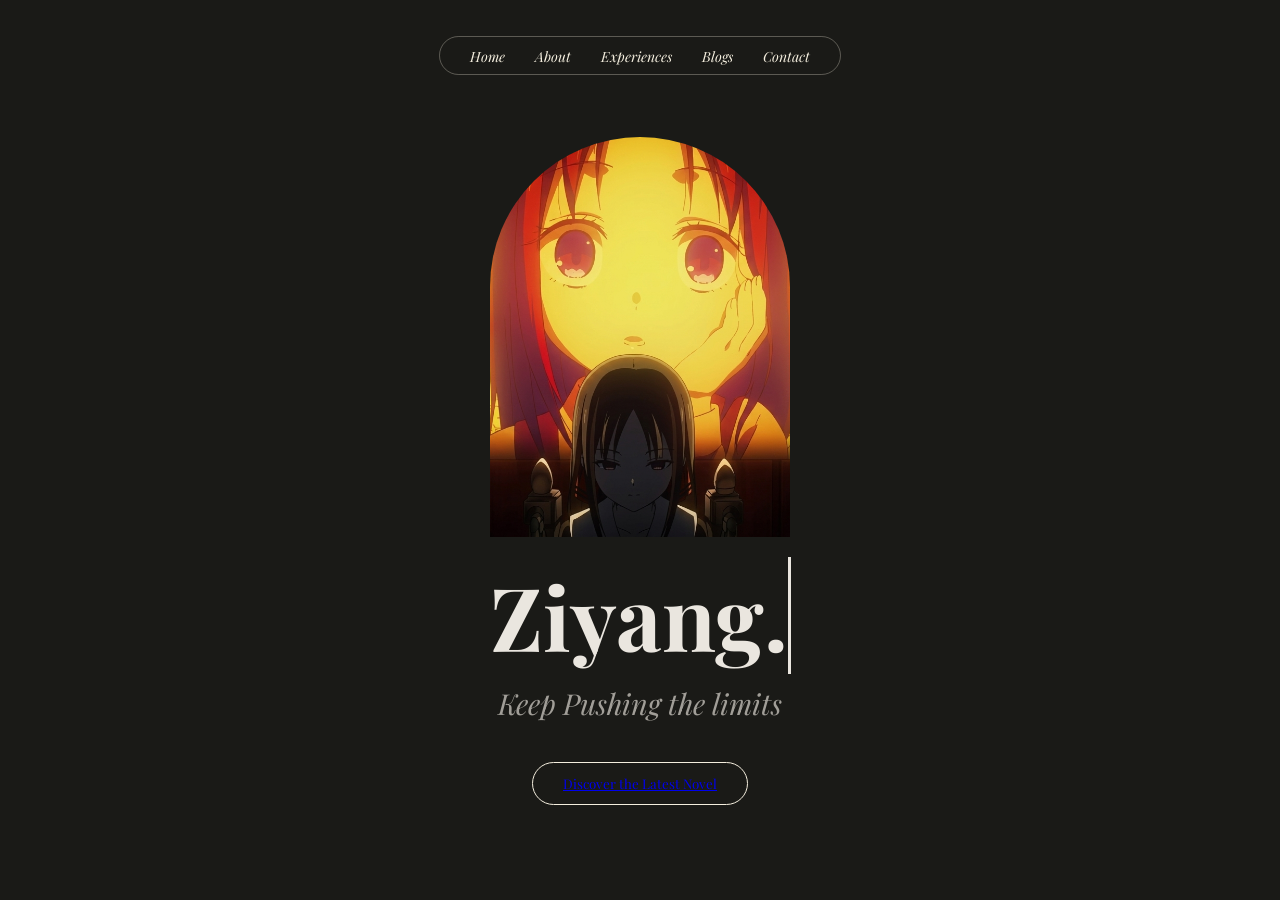
<file: index.html>
<!DOCTYPE html>
<html lang="zh-TW">
<head>
    <meta charset="UTF-8">
    <title>Ziyang. Dev</title>
    <link rel="icon" href="img/fav.png" type="image/x-icon">
    <link rel="stylesheet" href="style.css">
    <link href="https://fonts.googleapis.com/css2?family=Playfair+Display:ital,wght@1,400;1,700&display=swap" rel="stylesheet">
</head>
<body>

    <nav class="navbar">
        <div class="logo"> </div>
        <ul class="nav-menu">
            <li><a href="index.html">Home</a></li>
            <li><a href="about.html">About</a></li>
            <li><a href="events.html">Experiences</a></li>
            <li><a href="blogs.html">Blogs</a></li>
            <li><a href="contact.html">Contact</a></li>
        </ul>
         <div class="logo"> </div>
    </nav>

    <main class="hero-container">
        <div class="arch-image">
            <img src="img/kaguya.png" alt="Background" fetchpriority="high">
        </div>
        
        <h1 class="hero-title" id="typing-target"></h1>
        <p class="hero-subtitle">Keep Pushing the limits</p>
        <button class="cta-btn"><a href="blogs.html">Discover the Latest Novel</a></button>
    </main>

    <script src="script.js"></script>
</body>
</html>
</file>
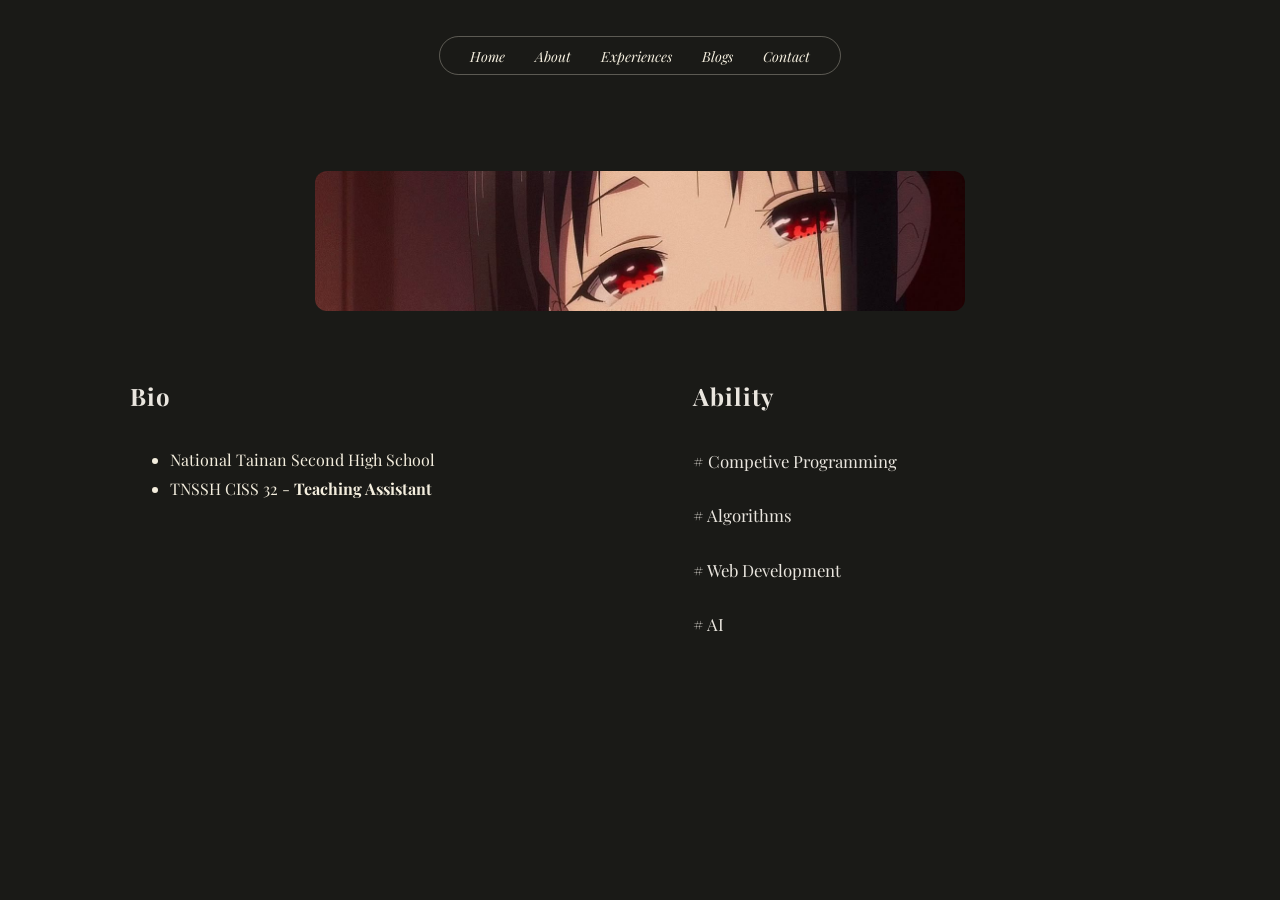
<file: about.html>
<!DOCTYPE html>
<html lang="zh-TW">
<head>
    <meta charset="UTF-8">
    <title>About</title>
    <link rel="icon" href="img/fav.png" type="image/x-icon">
    <link rel="stylesheet" href="style.css">
    <link href="https://fonts.googleapis.com/css2?family=Playfair+Display:ital,wght@0,400;0,700;1,400;1,700&display=swap" rel="stylesheet">
</head>
<body>
    <nav class="navbar">
        <div class="logo"> </div>
        <ul class="nav-menu">
            <li><a href="index.html">Home</a></li>
            <li><a href="about.html">About</a></li>
            <li><a href="events.html">Experiences</a></li>
            <li><a href="blogs.html">Blogs</a></li>
            <li><a href="contact.html">Contact</a></li>
        </ul>
        <div class="logo"> </div>
    </nav>

    <main class="about-container">
        <header class="about-header">
            <div class="banner-wrapper">
                <img src="img/banner.jpg" alt="About Banner" class="banner-img">
            </div>
        </header>


        <section class="about-content">
            <div class="content-left">
                <h3>Bio</h3>
                <ul class="custom-list">
                    <li>National Tainan Second High School</li>
                    <li>TNSSH CISS 32 - <strong>Teaching Assistant</strong></li>
                </ul>
                <div class="about-pic-container">
                </div>
            </div>
            
            <div class="content-right">
                <h3>Ability</h3>
                <ul class="skills-list">
                    <li># Competive Programming</li>
                    <li># Algorithms</li>
                    <li># Web Development</li> 
                    <li># AI</li>

                </ul>
            </div>
        </section>
    </main>

</body>
</html>
</file>
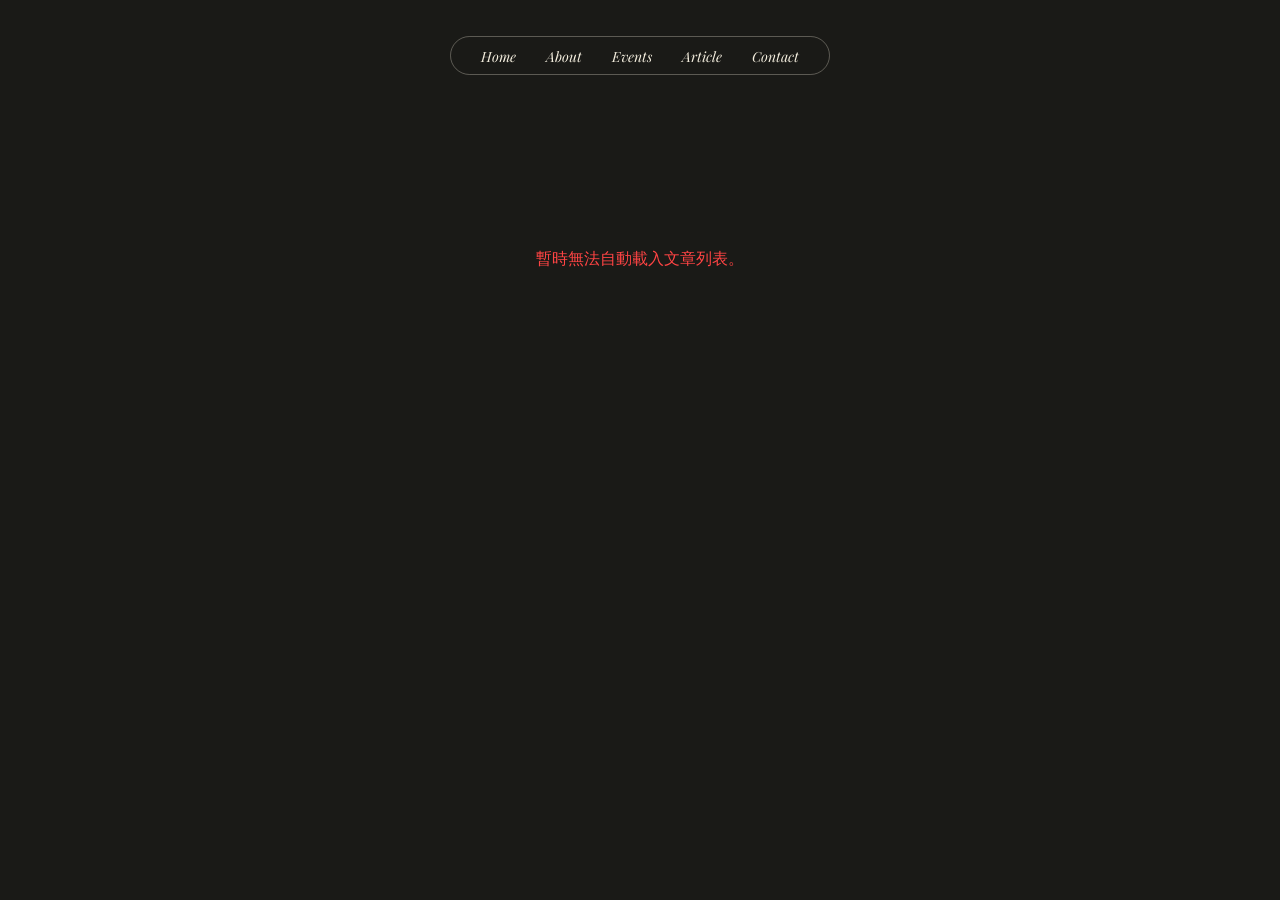
<file: article.html>
<!DOCTYPE html>
<html lang="zh-TW">
<head>
    <meta charset="UTF-8">
    <title>Article — Ziyang</title>
    <link rel="icon" href="img/fav.png" type="image/x-icon">
    <link rel="stylesheet" href="style.css">
    <link href="https://fonts.googleapis.com/css2?family=Playfair+Display:ital,wght@0,400;0,700;1,400;1,700&display=swap" rel="stylesheet">
</head>
<body>
    <nav class="navbar">
        <div class="logo"> </div>
        <ul class="nav-menu">
            <li><a href="index.html">Home</a></li>
            <li><a href="about.html">About</a></li>
            <li><a href="events.html">Events</a></li>
            <li><a href="article.html">Article</a></li>
            <li><a href="contact.html">Contact</a></li>
        </ul>
        <div class="logo"> </div>
    </nav>

    <main class="main-wrapper">
        <div class="article-list" id="article-list-container">
            <p style="color: #666; text-align: center; font-style: italic;">Scanning posts folder...</p>
        </div>
    </main>

    <script>
        document.addEventListener('DOMContentLoaded', async () => {
            const container = document.getElementById('article-list-container');

            const username = "ZiaynGZiyaNG"; 
            const repo = "ZiyanGZiyaNG.github.io"; 
            const folderPath = "posts"; // 你的文章資料夾名稱

            // 判斷目前是本地開發還是線上環境
            const isLocal = window.location.hostname === '127.0.0.1' || window.location.hostname === 'localhost';
            let files = [];

            try {
                if (isLocal) {
                    files = [{ name: 'post1.html' }, { name: 'post2.html' }];
                } else {
                    // 線上環境：直接用 GitHub API 撈取 posts 資料夾內的所有檔案
                    const apiURL = `https://api.github.com/repos/${username}/${repo}/contents/${folderPath}`;
                    const response = await fetch(apiURL);
                    if (!response.ok) throw new Error('無法讀取 GitHub 資料夾');
                    files = await response.json();
                }

                // 篩選出 html 檔案
                const htmlFiles = files.filter(file => file.name.endsWith('.html'));
                const postsData = [];

                // 2. 遍歷抓取每篇文章的實際內容
                for (const file of htmlFiles) {
                    const filePath = `${folderPath}/${file.name}`;
                    try {
                        const res = await fetch(filePath);
                        if (!res.ok) continue;
                        const htmlText = await res.text();

                        const parser = new DOMParser();
                        const doc = parser.parseFromString(htmlText, 'text/html');

                        // 3. 自動解析文章內的標題、日期、標籤
                        const title = doc.querySelector('h1')?.innerText || file.name.replace('.html', '');
                        const date = doc.querySelector('.post-date')?.innerText || '未知日期';
                        const tag = doc.querySelector('.post-tag')?.innerText || 'General';
                        
                        // 抓第一個 p 標籤當摘要
                        const firstParagraph = doc.querySelector('main p')?.innerText || doc.querySelector('p')?.innerText || '';
                        const summary = firstParagraph.substring(0, 100) + (firstParagraph.length > 100 ? '...' : '');

                        postsData.push({ path: filePath, title, date, tag, summary });
                    } catch (e) {
                        console.error(`解析 ${file.name} 失敗:`, e);
                    }
                }

                // 按日期降序排列（新的文章在前，假設檔名或日期可以排序，這裡先依檔案順序反轉）
                postsData.reverse();

                if (postsData.length === 0) {
                    container.innerHTML = '<p style="color: #666; text-align: center;">目前資料夾內沒有文章。</p>';
                    return;
                }

                // 4. 渲染到畫面上
                container.innerHTML = postsData.map(post => `
                    <article class="article-card">
                        <div class="article-meta">
                            <span class="article-date">${post.date}</span>
                            <span class="article-tag">${post.tag}</span>
                        </div>
                        <h2 class="article-title">
                            <a href="${post.path}">${post.title}</a>
                        </h2>
                        <p class="article-summary">${post.summary}</p>
                        <a href="${post.path}" class="read-more">Read More →</a>
                    </article>
                `).join('');

            } catch (error) {
                console.error('自動更新失敗:', error);
                container.innerHTML = '<p style="color: #ff4444; text-align: center;">暫時無法自動載入文章列表。</p>';
            }
        });
    </script>
</body>
</html>
</file>
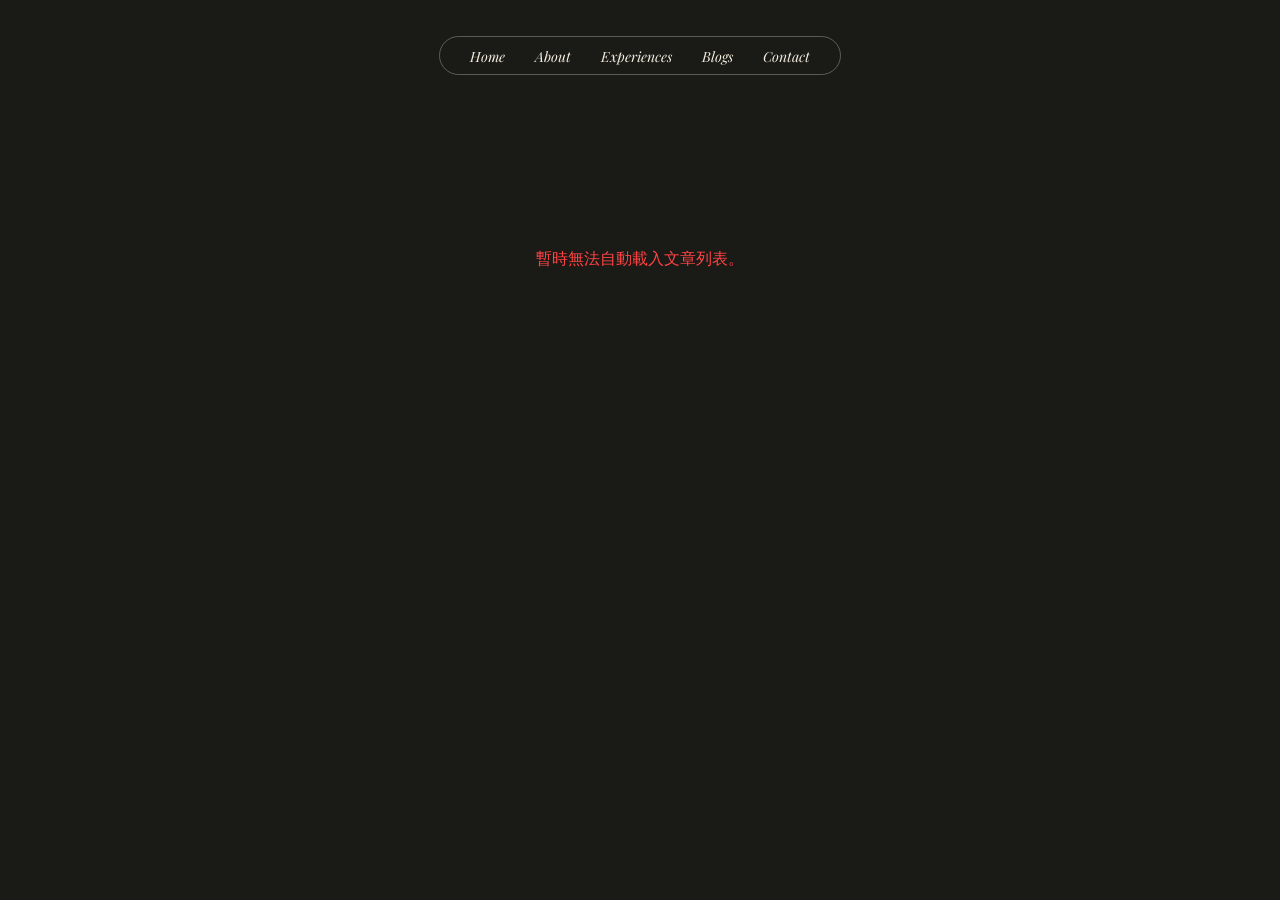
<file: blogs.html>
<!DOCTYPE html>
<html lang="zh-TW">
<head>
    <meta charset="UTF-8">
    <title>Blogs</title>
    <link rel="icon" href="img/fav.png" type="image/x-icon">
    <link rel="stylesheet" href="style.css">
    <link href="https://fonts.googleapis.com/css2?family=Playfair+Display:ital,wght@0,400;0,700;1,400;1,700&display=swap" rel="stylesheet">
</head>
<body>
    <nav class="navbar">
        <div class="logo"> </div>
        <ul class="nav-menu">
            <li><a href="index.html">Home</a></li>
            <li><a href="about.html">About</a></li>
            <li><a href="events.html">Experiences</a></li>
            <li><a href="blogs.html">Blogs</a></li>
            <li><a href="contact.html">Contact</a></li>
        </ul>
        <div class="logo"> </div>
    </nav>

    <main class="main-wrapper">
        <div class="article-list" id="article-list-container">
            <p style="color: #666; text-align: center; font-style: italic;">Scanning posts folder...</p>
        </div>
    </main>

    <script>
        document.addEventListener('DOMContentLoaded', async () => {
            const container = document.getElementById('article-list-container');

            const username = "ZiaynGZiyaNG"; 
            const repo = "ZiyanGZiyaNG.github.io"; 
            const folderPath = "posts"; // 你的文章資料夾名稱

            // 判斷目前是本地開發還是線上環境
            const isLocal = window.location.hostname === '127.0.0.1' || window.location.hostname === 'localhost';
            let files = [];

            try {
                if (isLocal) {
                    files = [{ name: 'post1.html' }, { name: 'post2.html' }];
                } else {
                    // 線上環境：直接用 GitHub API 撈取 posts 資料夾內的所有檔案
                    const apiURL = `https://api.github.com/repos/${username}/${repo}/contents/${folderPath}`;
                    const response = await fetch(apiURL);
                    if (!response.ok) throw new Error('無法讀取 GitHub 資料夾');
                    files = await response.json();
                }

                // 篩選出 html 檔案
                const htmlFiles = files.filter(file => file.name.endsWith('.html'));
                const postsData = [];

                // 2. 遍歷抓取每篇文章的實際內容
                for (const file of htmlFiles) {
                    const filePath = `${folderPath}/${file.name}`;
                    try {
                        const res = await fetch(filePath);
                        if (!res.ok) continue;
                        const htmlText = await res.text();

                        const parser = new DOMParser();
                        const doc = parser.parseFromString(htmlText, 'text/html');

                        // 3. 自動解析文章內的標題、日期、標籤
                        const title = doc.querySelector('h1')?.innerText || file.name.replace('.html', '');
                        const date = doc.querySelector('.post-date')?.innerText || '未知日期';
                        const tag = doc.querySelector('.post-tag')?.innerText || 'General';
                        
                        // 抓第一個 p 標籤當摘要
                        const firstParagraph = doc.querySelector('main p')?.innerText || doc.querySelector('p')?.innerText || '';
                        const summary = firstParagraph.substring(0, 100) + (firstParagraph.length > 100 ? '...' : '');

                        postsData.push({ path: filePath, title, date, tag, summary });
                    } catch (e) {
                        console.error(`解析 ${file.name} 失敗:`, e);
                    }
                }

                // 按日期降序排列（新的文章在前，假設檔名或日期可以排序，這裡先依檔案順序反轉）
                postsData.reverse();

                if (postsData.length === 0) {
                    container.innerHTML = '<p style="color: #666; text-align: center;">目前資料夾內沒有文章。</p>';
                    return;
                }

                // 4. 渲染到畫面上
                container.innerHTML = postsData.map(post => `
                    <article class="article-card">
                        <div class="article-meta">
                            <span class="article-date">${post.date}</span>
                            <span class="article-tag">${post.tag}</span>
                        </div>
                        <h2 class="article-title">
                            <a href="${post.path}">${post.title}</a>
                        </h2>
                        <p class="article-summary">${post.summary}</p>
                        <a href="${post.path}" class="read-more">Read More →</a>
                    </article>
                `).join('');

            } catch (error) {
                console.error('自動更新失敗:', error);
                container.innerHTML = '<p style="color: #ff4444; text-align: center;">暫時無法自動載入文章列表。</p>';
            }
        });
    </script>
</body>
</html>
</file>
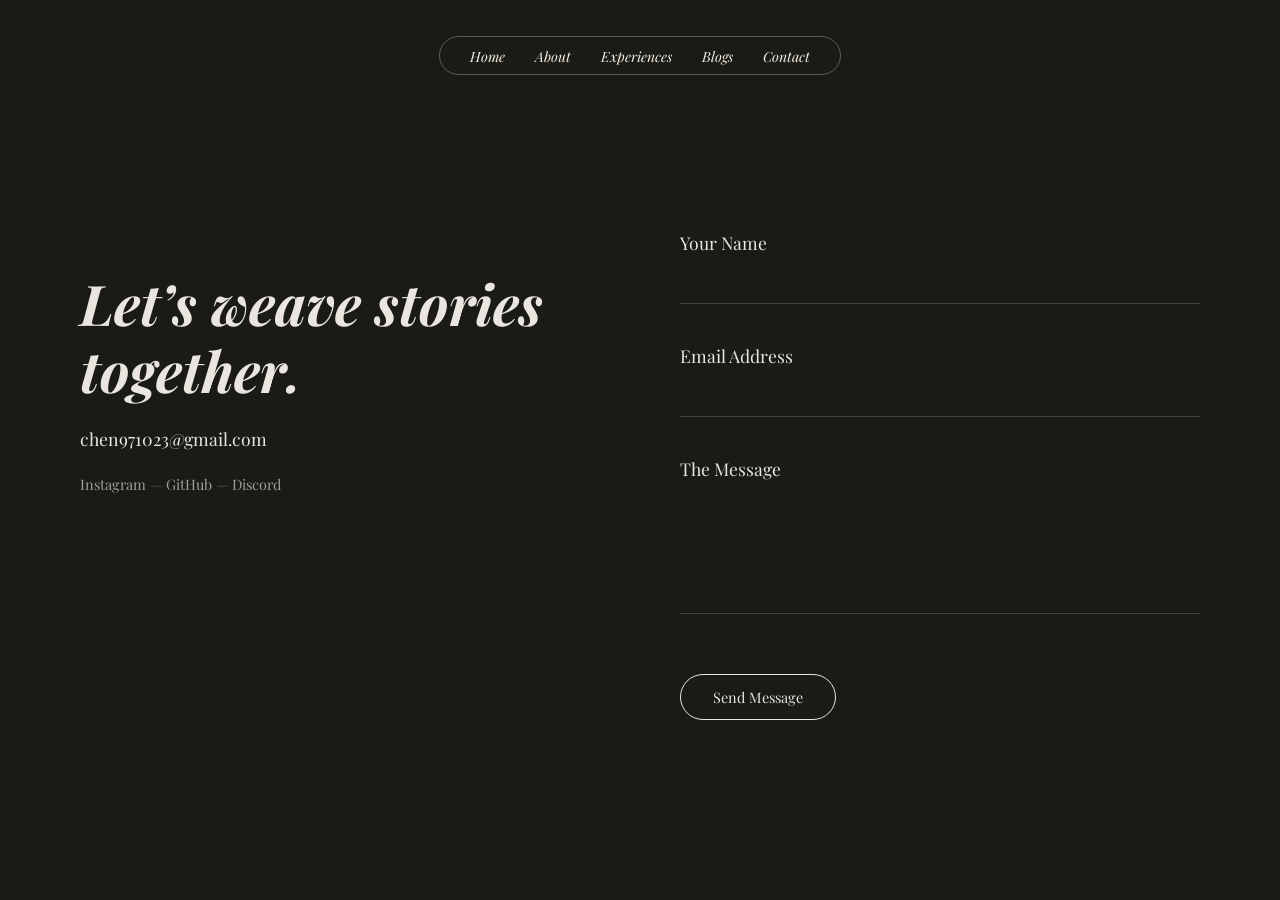
<file: contact.html>
<!DOCTYPE html>
<html lang="zh-TW">
<head>
    <meta charset="UTF-8">
    <title>Contact</title>
    <link rel="icon" href="img/fav.png" type="image/x-icon">
    <link rel="stylesheet" href="style.css">
    <link href="https://fonts.googleapis.com/css2?family=Playfair+Display:ital,wght@1,400;1,700&display=swap" rel="stylesheet">
</head>
<body>

    <nav class="navbar">
        <div class="logo"> </div>
        <ul class="nav-menu">
            <li><a href="index.html">Home</a></li>
            <li><a href="about.html">About</a></li>
            <li><a href="events.html">Experiences</a></li>
            <li><a href="blogs.html">Blogs</a></li>
            <li><a href="contact.html">Contact</a></li>
        </ul>
        <div class="logo"> </div>
    </nav>

    <main class="contact-container">
        <div class="contact-info">
            <h1 class="contact-title">Let’s weave stories together.</h1>
            
            <div class="info-links">
                <a href="mailto:chen971023@gmail.com">chen971023@gmail.com</a>
                <div class="social-links">
                    <a href="https://www.instagram.com/_.zyngx._23/" target="_blank">Instagram</a> — 
                    <a href="https://github.com/ZiyanGZiyaNG" target="_blank">GitHub</a> — 
                    <a href="#">Discord</a> </div>
            </div>
        </div>

        <form class="contact-form" action="mailto:chen971023@gmail.com" method="POST" enctype="text/plain">
            <div class="form-group">
                <label for="name">Your Name</label>
                <input type="text" id="name" name="Name" required autocomplete="off">
            </div>
            
            <div class="form-group">
                <label for="email">Email Address</label>
                <input type="email" id="email" name="Email" required autocomplete="off">
            </div>
            
            <div class="form-group">
                <label for="message">The Message</label>
                <textarea id="message" name="Message" rows="5" required></textarea>
            </div>
            
            <button type="submit" class="submit-btn">Send Message</button>
        </form>
    </main>

</body>
</html>
</file>
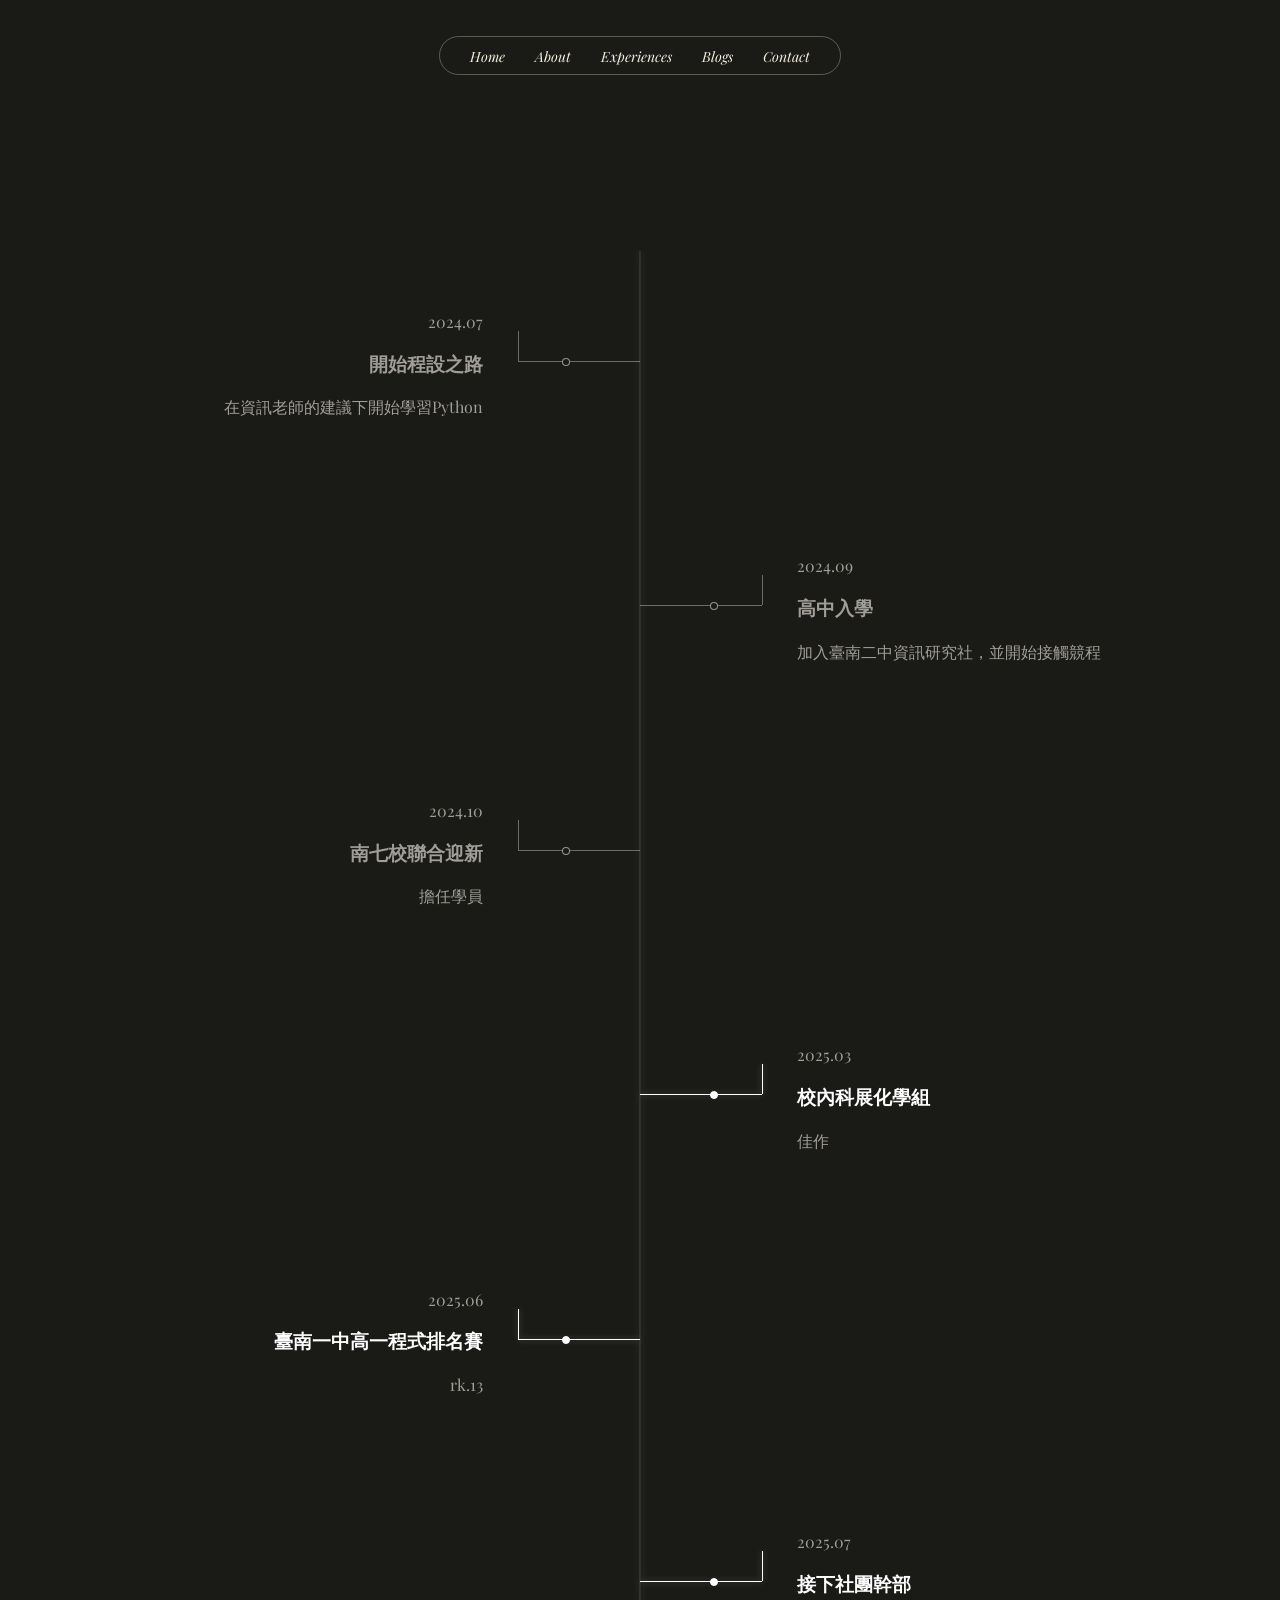
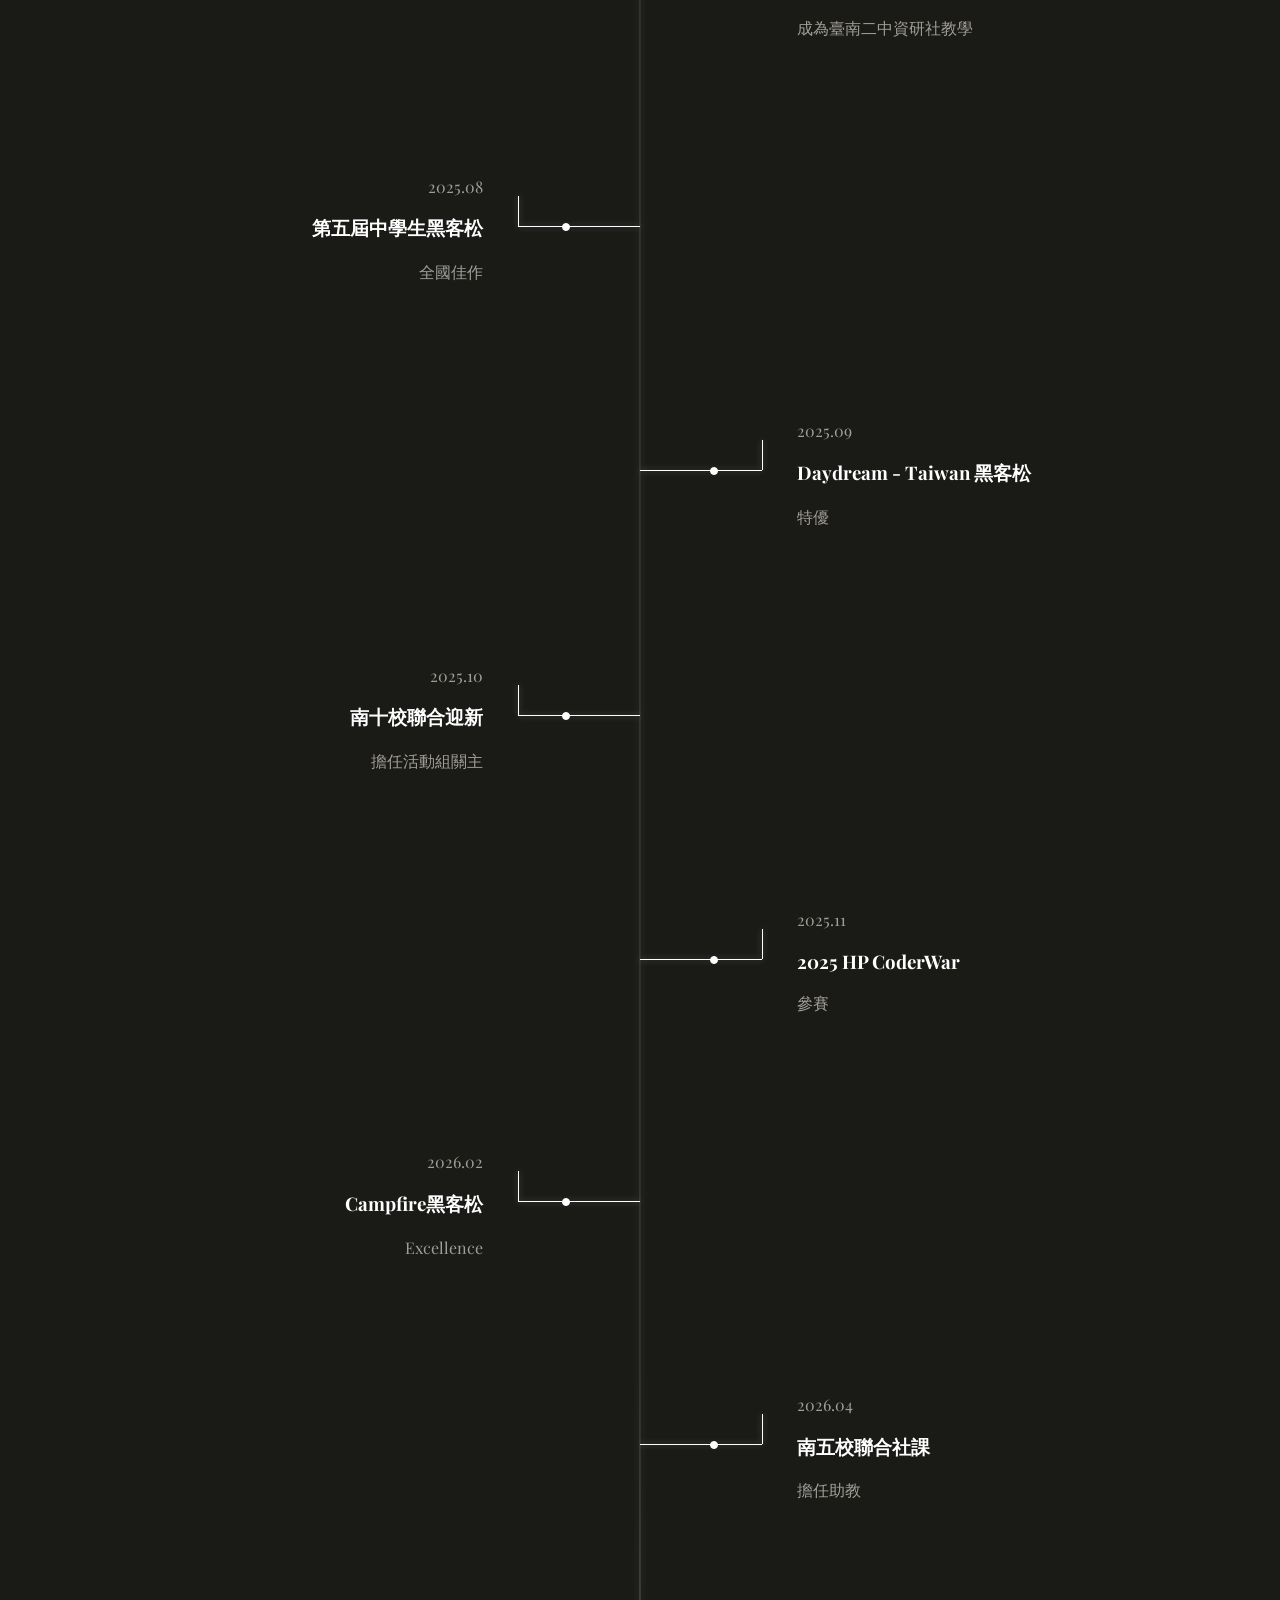
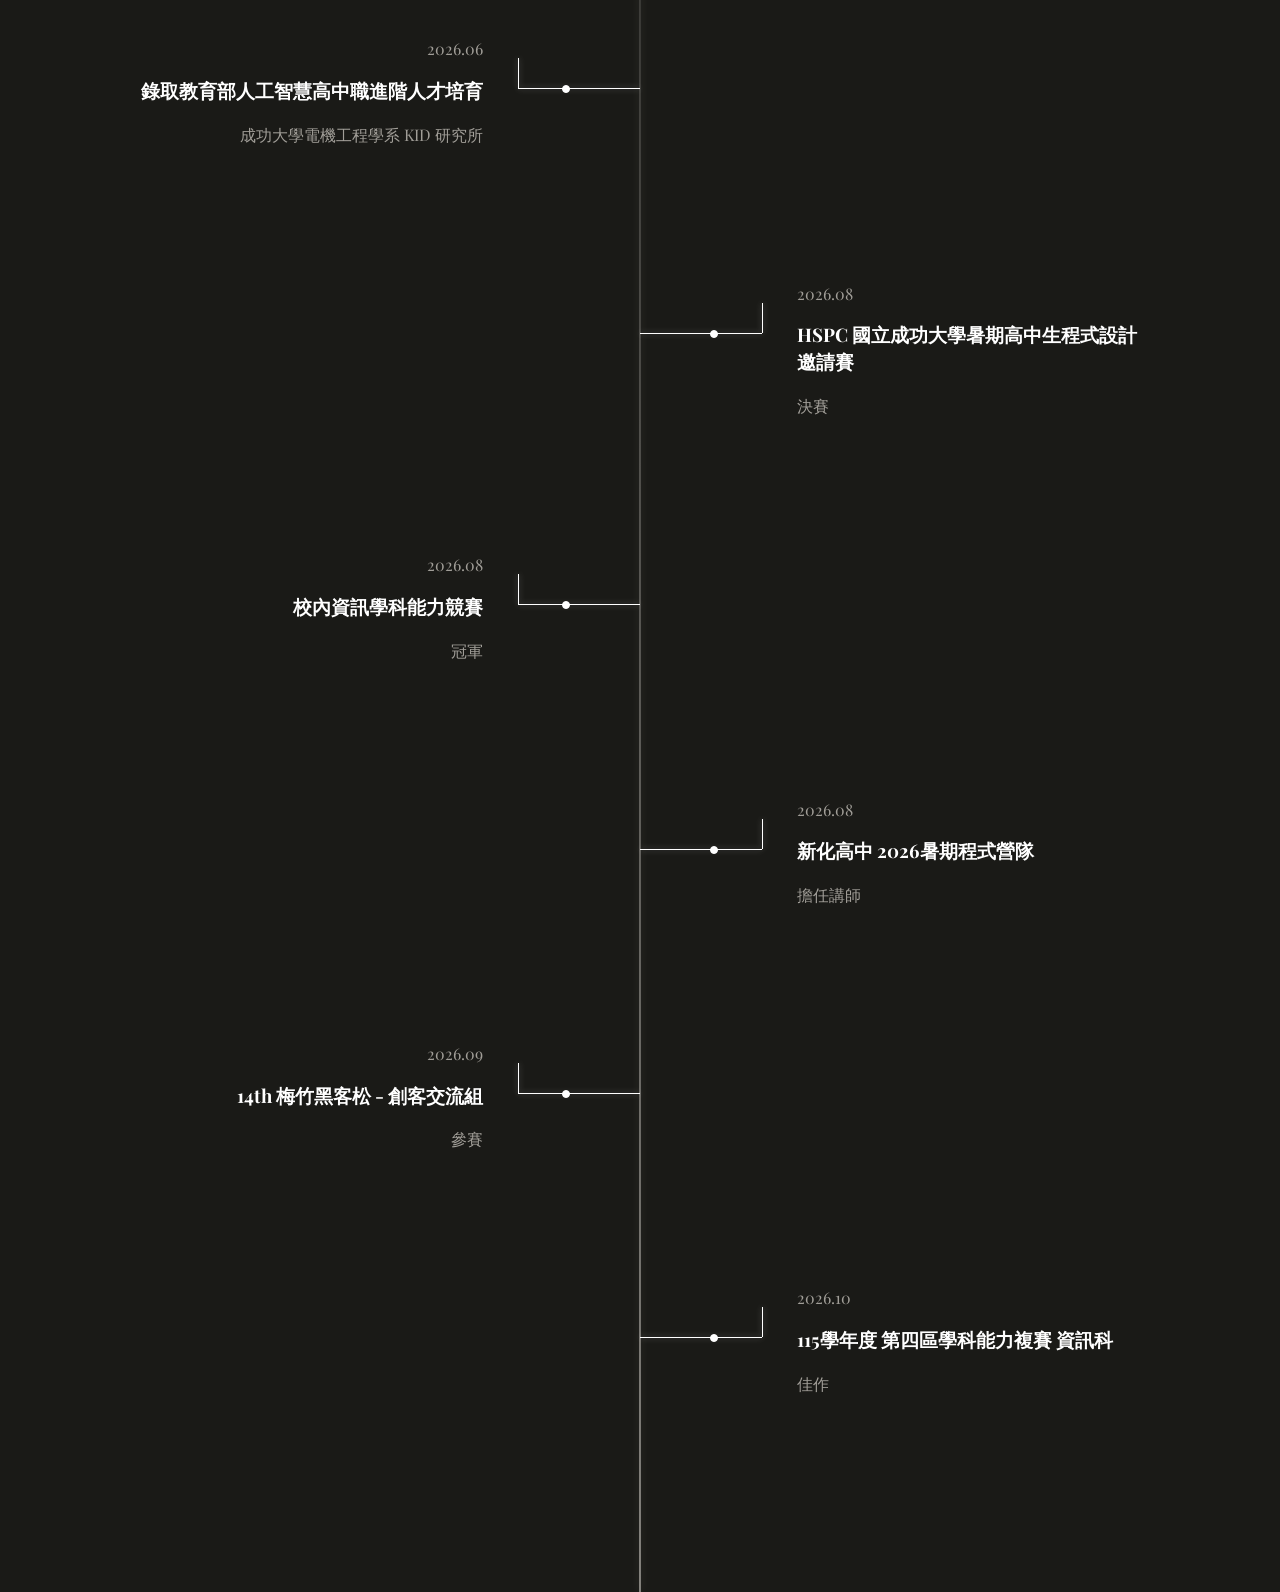
<file: events.html>
<!DOCTYPE html>
<html lang="zh-TW">
<head>
    <meta charset="UTF-8">
    <title>Experience</title>
    <link rel="icon" href="img/fav.png" type="image/x-icon">
    <link rel="stylesheet" href="style.css">
    <link href="https://fonts.googleapis.com/css2?family=Playfair+Display:ital,wght@0,400;0,700;1,400;1,700&display=swap" rel="stylesheet">
</head>
<body>
    <nav class="navbar">
        <div class="logo"> </div>
        <ul class="nav-menu">
            <li><a href="index.html">Home</a></li>
            <li><a href="about.html">About</a></li>
            <li><a href="events.html">Experiences</a></li>
            <li><a href="blogs.html">Blogs</a></li>
            <li><a href="contact.html">Contact</a></li>
        </ul>
        <div class="logo"> </div>
    </nav>

    <main class="tree-wrapper">
        <div class="circuit-tree">
            <div class="tree-node branch-left">
                <div class="branch-content">
                    <span class="branch-date">2024.07</span>
                    <h3>開始程設之路</h3>
                    <p>在資訊老師的建議下開始學習Python</p>
                </div>
            </div>

            <div class="tree-node branch-right">
                <div class="branch-content">
                    <span class="branch-date">2024.09</span>
                    <h3>高中入學</h3>
                    <p>加入臺南二中資訊研究社，並開始接觸競程</p>
                </div>
            </div>

            <div class="tree-node branch-left">
                <div class="branch-content">
                    <span class="branch-date">2024.10</span>
                    <h3>南七校聯合迎新</h3>
                    <p>擔任學員</p>
                </div>
            </div>

            <div class="tree-node branch-right current-branch">
                <div class="branch-content">
                    <span class="branch-date">2025.03</span>
                    <h3>校內科展化學組</h3>
                    <p>佳作</p>
                </div>
            </div>

            <div class="tree-node branch-left current-branch">
                <div class="branch-content">
                    <span class="branch-date">2025.06</span>
                    <h3>臺南一中高一程式排名賽</h3>
                    <p>rk.13</p>
                </div>
            </div>

            <div class="tree-node branch-right current-branch">
                <div class="branch-content">
                    <span class="branch-date">2025.07</span>
                    <h3>接下社團幹部</h3>
                    <p>成為臺南二中資研社教學</p>
                </div>
            </div>

            <div class="tree-node branch-left current-branch">
                <div class="branch-content">
                    <span class="branch-date">2025.08</span>
                    <h3>第五屆中學生黑客松</h3>
                    <p>全國佳作</p>
                </div>
            </div>
            
            <div class="tree-node branch-right current-branch">
                <div class="branch-content">
                    <span class="branch-date">2025.09</span>
                    <h3>Daydream - Taiwan 黑客松</h3>
                    <p>特優</p>
                </div>
            </div>
            <div class="tree-node branch-left current-branch">
                <div class="branch-content">
                    <span class="branch-date">2025.10</span>
                    <h3>南十校聯合迎新</h3>
                    <p>擔任活動組關主</p>
                </div>
            </div>


            <div class="tree-node branch-right current-branch">
                <div class="branch-content">
                    <span class="branch-date">2025.11</span>
                    <h3>2025 HP CoderWar</h3>
                    <p>參賽</p>
                </div>
            </div>

            <div class="tree-node branch-left current-branch">
                <div class="branch-content">
                    <span class="branch-date">2026.02</span>
                    <h3>Campfire黑客松</h3>
                    <p>Excellence</p>
                </div>
            </div>

            <div class="tree-node branch-right current-branch">
                <div class="branch-content">
                    <span class="branch-date">2026.04</span>
                    <h3>南五校聯合社課</h3>
                    <p>擔任助教</p>
                </div>
            </div>

            <div class="tree-node branch-left current-branch">
                <div class="branch-content">
                    <span class="branch-date">2026.06</span>
                    <h3>錄取教育部人工智慧高中職進階人才培育</h3>
                    <p>成功大學電機工程學系 KID 研究所</p>
                </div>
            </div>

            

            <div class="tree-node branch-right current-branch">
                <div class="branch-content">
                    <span class="branch-date">2026.08</span>
                    <h3>HSPC 
                        國立成功大學暑期高中生程式設計邀請賽</h3>
                    <p>決賽</p>
                </div>
            </div>


            <div class="tree-node branch-left current-branch">
                <div class="branch-content">
                    <span class="branch-date">2026.08</span>
                    <h3>校內資訊學科能力競賽</h3>
                    <p>冠軍</p>
                </div>
            </div>


            <div class="tree-node branch-right current-branch">
                <div class="branch-content">
                    <span class="branch-date">2026.08</span>
                    <h3>新化高中 2026暑期程式營隊</h3>
                    <p>擔任講師</p>
                </div>
            </div>

            <div class="tree-node branch-left current-branch">
                <div class="branch-content">
                    <span class="branch-date">2026.09</span>
                    <h3>14th 梅竹黑客松 - 創客交流組</h3>
                    <p>參賽</p>
                </div>
            </div>

            <div class="tree-node branch-right current-branch">
                <div class="branch-content">
                    <span class="branch-date">2026.10</span>
                    <h3>115學年度 第四區學科能力複賽 資訊科</h3>
                    <p>佳作</p>
                </div>
            </div>
        </div>

    </main>

</body>
</html>
</file>
<file: style.css>
/* ==========================================================================
   1. 全站通用基礎樣式 (Global Reset & Base)
   ========================================================================== */
* { 
    box-sizing: border-box; /*[span_0](start_span)[span_0](end_span)*/
}

body {
    margin: 0; /*[span_1](start_span)[span_1](end_span)*/
    background-color: #1a1a17; /* 質感象牙黑 */ /*[span_2](start_span)[span_2](end_span)*/
    color: #f4eede;           /* 溫潤象牙白 */ /*[span_3](start_span)[span_3](end_span)*/
    font-family: 'Playfair Display', serif; /*[span_4](start_span)[span_4](end_span)*/
    -apple-system, BlinkMacSystemFont, "Segoe UI", Roboto, Helvetica, Arial, sans-serif; /*[span_5](start_span)[span_5](end_span)*/
}

/* ==========================================================================
   2. 導覽列 (Navbar)
   ========================================================================== */
.navbar {
    display: flex; /*[span_6](start_span)[span_6](end_span)*/
    justify-content: space-between; /*[span_7](start_span)[span_7](end_span)*/
    align-items: center; /*[span_8](start_span)[span_8](end_span)*/
    padding: 20px 40px; /*[span_9](start_span)[span_9](end_span)*/
}

.nav-menu {
    display: flex; /*[span_10](start_span)[span_10](end_span)*/
    gap: 30px; /*[span_11](start_span)[span_11](end_span)*/
    list-style: none; /*[span_12](start_span)[span_12](end_span)*/
    border: 1px solid rgba(244, 238, 222, 0.3); /*[span_13](start_span)[span_13](end_span)*/
    padding: 8px 30px; /*[span_14](start_span)[span_14](end_span)*/
    border-radius: 50px; /*[span_15](start_span)[span_15](end_span)*/
}

.nav-menu a { 
    color: #f4eede; /*[span_16](start_span)[span_16](end_span)*/
    text-decoration: none; /*[span_17](start_span)[span_17](end_span)*/
    font-size: 14px; /*[span_18](start_span)[span_18](end_span)*/
    font-family: 'Playfair Display', serif; /* 修正：強制讓所有頁面的導覽列吃到襯線字體 */
    font-style: italic;                    /* 修正：統一維持首頁那種質感的斜體 */
}

.user-profile { 
    border: 1px solid #f4eede; /*[span_19](start_span)[span_19](end_span)*/
    padding: 5px 10px; /*[span_20](start_span)[span_20](end_span)*/
    border-radius: 50%; /*[span_21](start_span)[span_21](end_span)*/
}

/* ==========================================================================
   3. 首頁核心復刻區 (Hero Section)
   ========================================================================== */
.hero-container {
    display: flex; /*[span_22](start_span)[span_22](end_span)*/
    flex-direction: column; /*[span_23](start_span)[span_23](end_span)*/
    align-items: center; /*[span_24](start_span)[span_24](end_span)*/
    justify-content: center; /*[span_25](start_span)[span_25](end_span)*/
    position: relative; /*[span_26](start_span)[span_26](end_span)*/
    height: 80vh; /*[span_27](start_span)[span_27](end_span)*/
    max-width: 1200px;  /* 修正：限制最大寬度，防止排版失控歪去左邊 */
    margin: 0 auto;     /* 修正：確保整塊置中 */
    width: 100%;        /* 修正：打滿寬度 */
}

/* 包裹圖片的拱門外框 */
.arch-image {
    width: 300px; /*[span_28](start_span)[span_28](end_span)*/
    height: 400px; /*[span_29](start_span)[span_29](end_span)*/
    border-radius: 150px 150px 0 0; /*[span_30](start_span)[span_30](end_span)*/
    overflow: hidden; /*[span_31](start_span)[span_31](end_span)*/
}

/* 拱門圖片本體 */
.arch-image img {
    width: 100%; /*[span_32](start_span)[span_32](end_span)*/
    height: 100%; /*[span_33](start_span)[span_33](end_span)*/
    object-fit: cover; /*[span_34](start_span)[span_34](end_span)*/
    object-position: center; /*[span_35](start_span)[span_35](end_span)*/
}

.hero-title {
    font-family: 'Playfair Display', serif; /*[span_36](start_span)[span_36](end_span)*/
    font-size: 5.5rem;       /* 修正：從 8rem 調小，避免新字體太寬把圖片擠歪 */
    min-height: 7rem;        /* 修正：給定最小高度，防止打字機動態生成時畫面狂抖 */
    color: #eae6df; /*[span_37](start_span)[span_37](end_span)*/
    text-align: center; /*[span_38](start_span)[span_38](end_span)*/
    display: inline-block; /*[span_39](start_span)[span_39](end_span)*/       
    border-right: 3px solid #eae6df; /*[span_40](start_span)[span_40](end_span)*/
    animation: blink .75s step-end infinite; /*[span_41](start_span)[span_41](end_span)*/
    margin-top: 20px;        /* 修正：增加與圖片的間距 */
    margin-bottom: 0px;
}

/* 游標閃爍動畫 */
@keyframes blink {
    from, to { border-color: transparent } /*[span_42](start_span)[span_42](end_span)*/
    50% { border-color: #eae6df; } /*[span_43](start_span)[span_43](end_span)*/
}

.hero-subtitle {
    display: block; /*[span_44](start_span)[span_44](end_span)*/
    font-family: 'Playfair Display', serif; /*[span_45](start_span)[span_45](end_span)*/
    font-style: italic; /*[span_46](start_span)[span_46](end_span)*/
    color: #a19e98; /*[span_47](start_span)[span_47](end_span)*/
    text-align: center; /*[span_48](start_span)[span_48](end_span)*/
    font-size: 1.8rem; /*[span_49](start_span)[span_49](end_span)*/    
    margin-top: 10px;        /* 修正：從原來的 -65px 改成正的，不然會撞到標題 */
    margin-bottom: 40px; /*[span_50](start_span)[span_50](end_span)*/
} 

.cta-btn {
    background: transparent; /*[span_51](start_span)[span_51](end_span)*/
    color: #f4eede; /*[span_52](start_span)[span_52](end_span)*/
    border: 1px solid #f4eede; /*[span_53](start_span)[span_53](end_span)*/
    padding: 12px 30px; /*[span_54](start_span)[span_54](end_span)*/
    border-radius: 50px; /*[span_55](start_span)[span_55](end_span)*/
    cursor: pointer; /*[span_56](start_span)[span_56](end_span)*/
    font-family: inherit; /*[span_57](start_span)[span_57](end_span)*/
}

/* ==========================================================================
   4. 關於我頁面 (About Page)
   ========================================================================== */
.about-container {
    max-width: 1100px;
    margin: 60px auto 0 auto; /* 從 140px 縮小到 60px */
    padding: 0 40px;
}

.about-header {
    text-align: center;
    margin-bottom: 40px;      /* 從 80px 縮小到 40px */
}

.about-header .subtitle {
    font-family: 'Playfair Display', serif; /*[span_63](start_span)[span_63](end_span)*/
    font-size: 0.85rem; /*[span_64](start_span)[span_64](end_span)*/
    letter-spacing: 0.4em; /*[span_65](start_span)[span_65](end_span)*/
    color: #666; /*[span_66](start_span)[span_66](end_span)*/
    margin-bottom: 20px; /*[span_67](start_span)[span_67](end_span)*/
}

/* 大引言動畫：電影感浮現 */
.about-header .about-quote {
    font-family: 'Playfair Display', serif; /*[span_68](start_span)[span_68](end_span)*/
    font-size: 2.5rem; /*[span_69](start_span)[span_69](end_span)*/
    font-style: italic; /*[span_70](start_span)[span_70](end_span)*/
    color: #eae6df; /*[span_71](start_span)[span_71](end_span)*/
    line-height: 1.5; /*[span_72](start_span)[span_72](end_span)*/
    font-weight: 400; /*[span_73](start_span)[span_73](end_span)*/
    opacity: 0; /*[span_74](start_span)[span_74](end_span)*/
    transform: translateY(25px); /*[span_75](start_span)[span_75](end_span)*/
    animation: fadeInUp 1.2s cubic-bezier(0.16, 1, 0.3, 1) forwards; /*[span_76](start_span)[span_76](end_span)*/
    animation-delay: 0.2s; /*[span_77](start_span)[span_77](end_span)*/
}

@keyframes fadeInUp {
    to {
        opacity: 1; /*[span_78](start_span)[span_78](end_span)*/
        transform: translateY(0); /*[span_79](start_span)[span_79](end_span)*/
    }
}

.about-content {
    display: grid; /*[span_80](start_span)[span_80](end_span)*/
    grid-template-columns: 1.1fr 1fr; /*[span_81](start_span)[span_81](end_span)*/
    gap: 60px; /*[span_82](start_span)[span_82](end_span)*/
    line-height: 1.8; /*[span_83](start_span)[span_83](end_span)*/
}

.about-content h3 {
    font-family: 'Playfair Display', serif; /*[span_84](start_span)[span_84](end_span)*/
    font-size: 1.5rem; /*[span_85](start_span)[span_85](end_span)*/
    color: #eae6df; /*[span_86](start_span)[span_86](end_span)*/
    margin-bottom: 28px; /*[span_87](start_span)[span_87](end_span)*/
    font-weight: 700; /*[span_88](start_span)[span_88](end_span)*/
    letter-spacing: 0.05em; /*[span_89](start_span)[span_89](end_span)*/
}

.story-list, .skills-list {
    list-style: none; /*[span_90](start_span)[span_90](end_span)*/
    padding: 0; /*[span_91](start_span)[span_91](end_span)*/
    margin: 0; /*[span_92](start_span)[span_92](end_span)*/
}

.story-list li, .skills-list li {
    position: relative; /*[span_93](start_span)[span_93](end_span)*/
    padding-left: 24px; /*[span_94](start_span)[span_94](end_span)*/
    margin-bottom: 24px; /*[span_95](start_span)[span_95](end_span)*/
    font-size: 1.05rem; /*[span_96](start_span)[span_96](end_span)*/
    line-height: 1.8; /*[span_97](start_span)[span_97](end_span)*/
    color: #a19e98; /*[span_98](start_span)[span_98](end_span)*/
}

/* 自訂象牙白小方塊點點 */
.story-list li::before, .skills-list li::before {
    content: "■"; /*[span_99](start_span)[span_99](end_span)*/
    position: absolute; /*[span_100](start_span)[span_100](end_span)*/
    left: 0; /*[span_101](start_span)[span_101](end_span)*/
    top: 2px; /*[span_102](start_span)[span_102](end_span)*/
    font-size: 0.55rem; /*[span_103](start_span)[span_103](end_span)*/
    color: #eae6df;    /*[span_104](start_span)[span_104](end_span)*/
    opacity: 0.4;      /*[span_105](start_span)[span_105](end_span)*/
}

.story-list li strong, .skills-list li strong {
    color: #eae6df; /*[span_106](start_span)[span_106](end_span)*/
    font-weight: 700; /*[span_107](start_span)[span_107](end_span)*/
}

.status-tag {
    margin-top: 48px; /*[span_108](start_span)[span_108](end_span)*/
    padding-left: 16px; /*[span_109](start_span)[span_109](end_span)*/
    border-left: 2px solid #eae6df; /*[span_110](start_span)[span_110](end_span)*/
    font-style: italic; /*[span_111](start_span)[span_111](end_span)*/
    font-size: 0.95rem; /*[span_112](start_span)[span_112](end_span)*/
    color: #777; /*[span_113](start_span)[span_113](end_span)*/
}

/* 左下角圖片容器 */
.about-pic-container {
    margin-top: 25px;           /*[span_114](start_span)[span_114](end_span)*/
    width: 100%;                /*[span_115](start_span)[span_115](end_span)*/
    max-width: 380px;           /*[span_116](start_span)[span_116](end_span)*/
    height: 220px;              /*[span_117](start_span)[span_117](end_span)*/
    border-radius: 12px;        /*[span_118](start_span)[span_118](end_span)*/
    overflow: hidden;           /*[span_119](start_span)[span_119](end_span)*/
    border: none;               /*[span_120](start_span)[span_120](end_span)*/
    box-shadow: none;           /*[span_121](start_span)[span_121](end_span)*/
}

.about-pic-container img {
    width: 100%; /*[span_122](start_span)[span_122](end_span)*/
    height: 100%; /*[span_123](start_span)[span_123](end_span)*/
    object-fit: cover;          /*[span_124](start_span)[span_124](end_span)*/
    object-position: center; /*[span_125](start_span)[span_125](end_span)*/
    transition: transform 0.3s ease; /*[span_126](start_span)[span_126](end_span)*/
}

.about-pic-container:hover img {
    transform: scale(1.05); /*[span_127](start_span)[span_127](end_span)*/
}

/* ==========================================================================
   5. 歷程樹頁面 (Events / Circuit Tree Page)
   ========================================================================== */
.tree-wrapper {
    max-width: 1100px; /*[span_128](start_span)[span_128](end_span)*/
    margin: 140px auto 0 auto; /*[span_129](start_span)[span_129](end_span)*/
    padding: 0 40px; /*[span_130](start_span)[span_130](end_span)*/
}

.circuit-tree {
    position: relative; /*[span_131](start_span)[span_131](end_span)*/
    width: 100%; /*[span_132](start_span)[span_132](end_span)*/
    padding: 60px 0; /*[span_133](start_span)[span_133](end_span)*/
}

/* 中央主要主幹（象牙白低調漸層流動） */
.circuit-tree::before {
    content: ''; /*[span_134](start_span)[span_134](end_span)*/
    position: absolute; /*[span_135](start_span)[span_135](end_span)*/
    left: 50%; /*[span_136](start_span)[span_136](end_span)*/
    transform: translateX(-50%); /*[span_137](start_span)[span_137](end_span)*/
    top: 0; /*[span_138](start_span)[span_138](end_span)*/
    bottom: 0; /*[span_139](start_span)[span_139](end_span)*/
    width: 1px;  /*[span_140](start_span)[span_140](end_span)*/
    background: linear-gradient(to bottom, rgba(234, 230, 223, 0.2) 30%, #eae6df 50%, rgba(234, 230, 223, 0.2) 70%); /*[span_141](start_span)[span_141](end_span)*/
    background-size: 100% 200%; /*[span_142](start_span)[span_142](end_span)*/
    box-shadow: 0 0 8px rgba(234, 230, 223, 0.3); /*[span_143](start_span)[span_143](end_span)*/
    animation: circuitPulse 4s linear infinite; /*[span_144](start_span)[span_144](end_span)*/
}

@keyframes circuitPulse {
    0% { background-position: 0% 0%; } /*[span_145](start_span)[span_145](end_span)*/
    100% { background-position: 0% 200%; } /*[span_146](start_span)[span_146](end_span)*/
}

.tree-node {
    position: relative; /*[span_147](start_span)[span_147](end_span)*/
    width: 100%; /*[span_148](start_span)[span_148](end_span)*/
    margin-bottom: 120px; /*[span_149](start_span)[span_149](end_span)*/
    display: flex; /*[span_150](start_span)[span_150](end_span)*/
    opacity: 0; /*[span_151](start_span)[span_151](end_span)*/
    transform: translateY(15px); /*[span_152](start_span)[span_152](end_span)*/
    animation: fadeInBranch 0.8s cubic-bezier(0.16, 1, 0.3, 1) forwards; /*[span_153](start_span)[span_153](end_span)*/
}

.tree-node:nth-child(1) { animation-delay: 0.1s; } /*[span_154](start_span)[span_154](end_span)*/
.tree-node:nth-child(2) { animation-delay: 0.3s; } /*[span_155](start_span)[span_155](end_span)*/
.tree-node:nth-child(3) { animation-delay: 0.5s; } /*[span_156](start_span)[span_156](end_span)*/
.tree-node:nth-child(4) { animation-delay: 0.7s; } /*[span_157](start_span)[span_157](end_span)*/

@keyframes fadeInBranch {
    to { opacity: 1; transform: translateY(0); } /*[span_158](start_span)[span_158](end_span)*/
}

.branch-left { justify-content: flex-start; } /*[span_159](start_span)[span_159](end_span)*/
.branch-right { justify-content: flex-end; } /*[span_160](start_span)[span_160](end_span)*/

.branch-content {
    width: 38%;  /*[span_161](start_span)[span_161](end_span)*/
    color: #a19e98; /*[span_162](start_span)[span_162](end_span)*/
    position: relative; /*[span_163](start_span)[span_163](end_span)*/
    transition: color 0.3s ease; /*[span_164](start_span)[span_164](end_span)*/
}

.branch-left .branch-content { text-align: right; padding-right: 35px; } /*[span_165](start_span)[span_165](end_span)*/
.branch-right .branch-content { text-align: left; padding-left: 35px; } /*[span_166](start_span)[span_166](end_span)*/

.tree-node:hover .branch-content { color: #eae6df; } /*[span_167](start_span)[span_167](end_span)*/

/* 水平分支線 */
.tree-node::before {
    content: ''; /*[span_168](start_span)[span_168](end_span)*/
    position: absolute; /*[span_169](start_span)[span_169](end_span)*/
    top: 50px;  /*[span_170](start_span)[span_170](end_span)*/
    height: 1px;  /*[span_171](start_span)[span_171](end_span)*/
    background: rgba(234, 230, 223, 0.4);  /*[span_172](start_span)[span_172](end_span)*/
    width: 12%;  /*[span_173](start_span)[span_173](end_span)*/
    transition: all 0.3s ease; /*[span_174](start_span)[span_174](end_span)*/
}

.branch-left::before { left: 38%; } /*[span_175](start_span)[span_175](end_span)*/
.branch-right::before { left: 50%; } /*[span_176](start_span)[span_176](end_span)*/

/* 向上勾起轉折線 */
.tree-node::after {
    content: ''; /*[span_177](start_span)[span_177](end_span)*/
    position: absolute; /*[span_178](start_span)[span_178](end_span)*/
    top: 20px;    /*[span_179](start_span)[span_179](end_span)*/
    height: 30px;  /*[span_180](start_span)[span_180](end_span)*/
    width: 1px; /*[span_181](start_span)[span_181](end_span)*/
    background: rgba(234, 230, 223, 0.4); /*[span_182](start_span)[span_182](end_span)*/
    transition: all 0.3s ease; /*[span_183](start_span)[span_183](end_span)*/
}

.branch-left::after { left: 38%; } /*[span_184](start_span)[span_184](end_span)*/
.branch-right::after { left: 62%; } /*[span_185](start_span)[span_185](end_span)*/

/* 中央主幹接線小圓點 */
.branch-content::before {
    content: ''; /*[span_186](start_span)[span_186](end_span)*/
    position: absolute; /*[span_187](start_span)[span_187](end_span)*/
    top: 47px;  /*[span_188](start_span)[span_188](end_span)*/
    width: 6px;  /*[span_189](start_span)[span_189](end_span)*/
    height: 6px; /*[span_190](start_span)[span_190](end_span)*/
    background: #1a1a17;  /*[span_191](start_span)[span_191](end_span)*/
    border: 1px solid rgba(234, 230, 223, 0.6); /*[span_192](start_span)[span_192](end_span)*/
    border-radius: 50%; /*[span_193](start_span)[span_193](end_span)*/
    z-index: 5; /*[span_194](start_span)[span_194](end_span)*/
    transition: all 0.3s ease; /*[span_195](start_span)[span_195](end_span)*/
}

.branch-left .branch-content::before { right: -12.5%; transform: translateX(50%); } /*[span_196](start_span)[span_196](end_span)*/
.branch-right .branch-content::before { left: -12.5%; transform: translateX(-50%); } /*[span_197](start_span)[span_197](end_span)*/

/* 高級 Hover 反饋 */
.tree-node:hover::before,
.tree-node:hover::after {
    background: #eae6df !important; /*[span_198](start_span)[span_198](end_span)*/
    box-shadow: 0 0 8px rgba(234, 230, 223, 0.5) !important; /*[span_199](start_span)[span_199](end_span)*/
}

.tree-node:hover .branch-content::before {
    background: #eae6df !important; /*[span_200](start_span)[span_200](end_span)*/
    border-color: #eae6df !important; /*[span_201](start_span)[span_201](end_span)*/
    transform: scale(1.2) !important; /*[span_202](start_span)[span_202](end_span)*/
    box-shadow: 0 0 8px rgba(234, 230, 223, 0.8) !important; /*[span_203](start_span)[span_203](end_span)*/
}
.tree-node.branch-left:hover .branch-content::before { transform: translateX(50%) scale(1.2) !important; } /*[span_204](start_span)[span_204](end_span)*/
.tree-node.branch-right:hover .branch-content::before { transform: translateX(-50%) scale(1.2) !important; } /*[span_205](start_span)[span_205](end_span)*/

/* 當前進行中節點（Now） */
.current-branch::before,
.current-branch::after {
    background: #fff !important; /*[span_206](start_span)[span_206](end_span)*/
    box-shadow: 0 0 6px rgba(255, 255, 255, 0.4) !important; /*[span_207](start_span)[span_207](end_span)*/
}

.current-branch .branch-content h3 { color: #fff !important; } /*[span_208](start_span)[span_208](end_span)*/
.current-branch .branch-content::before { border-color: #fff !important; background: #fff !important; } /*[span_209](start_span)[span_209](end_span)*/

.branch-left.current-branch .branch-content::before { animation: nodeGlowLeft 2.5s infinite ease-in-out; } /*[span_210](start_span)[span_210](end_span)*/
.branch-right.current-branch .branch-content::before { animation: nodeGlowRight 2.5s infinite ease-in-out; } /*[span_211](start_span)[span_211](end_span)*/

@keyframes nodeGlowLeft {
    0%, 100% { box-shadow: 0 0 4px rgba(255,255,255,0.4); transform: translateX(50%) scale(1); } /*[span_212](start_span)[span_212](end_span)*/
    50% { box-shadow: 0 0 12px rgba(255,255,255,0.8); transform: translateX(50%) scale(1.2); } /*[span_213](start_span)[span_213](end_span)*/
}
@keyframes nodeGlowRight {
    0%, 100% { box-shadow: 0 0 4px rgba(255,255,255,0.4); transform: translateX(-50%) scale(1); } /*[span_214](start_span)[span_214](end_span)*/
    50% { box-shadow: 0 0 12px rgba(255,255,255,0.8); transform: translateX(-50%) scale(1.2); } /*[span_215](start_span)[span_215](end_span)*/
}

.branch-content strong {
    color: #eae6df; /*[span_216](start_span)[span_216](end_span)*/
    font-weight: 600; /*[span_217](start_span)[span_217](end_span)*/
    border-bottom: 1px dashed rgba(234, 230, 223, 0.3); /*[span_218](start_span)[span_218](end_span)*/
}

/* ==========================================================================
   6. 文章列表頁面 (Article Page - 精緻不透明大圓角卡片版)
   ========================================================================== */
.main-wrapper {
    max-width: 850px; /*[span_219](start_span)[span_219](end_span)*/
    margin: 120px auto; /*[span_220](start_span)[span_220](end_span)*/
    padding: 0 40px; /*[span_221](start_span)[span_221](end_span)*/
}

.article-list {
    display: flex; /*[span_222](start_span)[span_222](end_span)*/
    flex-direction: column; /*[span_223](start_span)[span_223](end_span)*/
    gap: 35px;  /*[span_224](start_span)[span_224](end_span)*/
}

/* 文章卡片本體：完全不透明、微亮的暖深灰背景 */
.article-card {
    position: relative; /*[span_225](start_span)[span_225](end_span)*/
    background: #242420; /*[span_226](start_span)[span_226](end_span)*/
    border: 1px solid rgba(244, 238, 222, 0.15); /*[span_227](start_span)[span_227](end_span)*/
    border-radius: 16px; /*[span_228](start_span)[span_228](end_span)*/
    padding: 35px; /*[span_229](start_span)[span_229](end_span)*/
    text-align: left;  /*[span_230](start_span)[span_230](end_span)*/
    transition: transform 0.3s ease, border-color 0.3s ease, background-color 0.3s ease; /*[span_231](start_span)[span_231](end_span)*/
}

/* 滑鼠懸停卡片效果 */
.article-card:hover {
    transform: translateY(-3px);  /*[span_232](start_span)[span_232](end_span)*/
    border-color: rgba(244, 238, 222, 0.4);  /*[span_233](start_span)[span_233](end_span)*/
    background: #2b2b27;  /*[span_234](start_span)[span_234](end_span)*/
}

.article-meta {
    font-family: 'Playfair Display', serif; /*[span_235](start_span)[span_235](end_span)*/
    font-size: 0.9rem; /*[span_236](start_span)[span_236](end_span)*/
    color: #a19e98;  /*[span_237](start_span)[span_237](end_span)*/
    margin-bottom: 14px; /*[span_238](start_span)[span_238](end_span)*/
    display: flex; /*[span_239](start_span)[span_239](end_span)*/
    gap: 15px; /*[span_240](start_span)[span_240](end_span)*/
}

.article-date {
    letter-spacing: 0.5px; /*[span_241](start_span)[span_241](end_span)*/
}

.article-tag {
    font-style: italic; /*[span_242](start_span)[span_242](end_span)*/
    color: #888277;  /*[span_243](start_span)[span_243](end_span)*/
}

.article-title {
    font-family: 'Playfair Display', serif; /*[span_244](start_span)[span_244](end_span)*/
    font-size: 1.8rem; /*[span_245](start_span)[span_245](end_span)*/
    font-weight: 400; /*[span_246](start_span)[span_246](end_span)*/
    margin: 0 0 15px 0; /*[span_247](start_span)[span_247](end_span)*/
    line-height: 1.4; /*[span_248](start_span)[span_248](end_span)*/
}

.article-title a {
    color: #eae6df;  /*[span_249](start_span)[span_249](end_span)*/
    text-decoration: none; /*[span_250](start_span)[span_250](end_span)*/
    transition: opacity 0.2s; /*[span_251](start_span)[span_251](end_span)*/
}

.article-title a:hover {
    opacity: 0.7;  /*[span_252](start_span)[span_252](end_span)*/
}

.article-summary {
    color: #a19e98; /*[span_253](start_span)[span_253](end_span)*/
    font-size: 0.95rem; /*[span_254](start_span)[span_254](end_span)*/
    line-height: 1.8; /*[span_255](start_span)[span_255](end_span)*/
    margin-bottom: 20px; /*[span_256](start_span)[span_256](end_span)*/
    font-weight: 300; /*[span_257](start_span)[span_257](end_span)*/
}

.read-more {
    display: inline-block; /*[span_258](start_span)[span_258](end_span)*/
    font-family: 'Playfair Display', serif; /*[span_259](start_span)[span_259](end_span)*/
    font-style: italic; /*[span_260](start_span)[span_260](end_span)*/
    color: rgba(234, 230, 223, 0.6); /*[span_261](start_span)[span_261](end_span)*/
    text-decoration: none; /*[span_262](start_span)[span_262](end_span)*/
    font-size: 0.9rem; /*[span_263](start_span)[span_263](end_span)*/
    transition: color 0.2s, padding-left 0.2s; /*[span_264](start_span)[span_264](end_span)*/
}

.read-more:hover {
    color: #f4eede; /*[span_265](start_span)[span_265](end_span)*/
    padding-left: 5px;  /*[span_266](start_span)[span_266](end_span)*/
}
/* ==========================================================================
   7. 聯絡我頁面 (Contact Page)
   ========================================================================== */
.contact-container {
    max-width: 1200px; /*[span_267](start_span)[span_267](end_span)*/
    margin: 120px auto 0 auto;  /*[span_268](start_span)[span_268](end_span)*/
    padding: 0 40px; /*[span_269](start_span)[span_269](end_span)*/
    display: grid; /*[span_270](start_span)[span_270](end_span)*/
    grid-template-columns: 1fr 1fr;  /*[span_271](start_span)[span_271](end_span)*/
    gap: 80px; /*[span_272](start_span)[span_272](end_span)*/
    align-items: start; /*[span_273](start_span)[span_273](end_span)*/
}

.contact-info {
    color: #eae6df; /*[span_274](start_span)[span_274](end_span)*/
}

.contact-title {
    font-family: 'Playfair Display', serif; /*[span_275](start_span)[span_275](end_span)*/
    font-size: 3.5rem; /*[span_276](start_span)[span_276](end_span)*/
    font-style: italic; /*[span_277](start_span)[span_277](end_span)*/
    line-height: 1.2; /*[span_278](start_span)[span_278](end_span)*/
    margin-bottom: 24px; /*[span_279](start_span)[span_279](end_span)*/
}

.contact-desc {
    font-size: 1rem; /*[span_280](start_span)[span_280](end_span)*/
    line-height: 1.8; /*[span_281](start_span)[span_281](end_span)*/
    color: #a19e98;  /*[span_282](start_span)[span_282](end_span)*/
    margin-bottom: 48px; /*[span_283](start_span)[span_283](end_span)*/
    max-width: 400px; /*[span_284](start_span)[span_284](end_span)*/
}

.info-links a {
    color: #eae6df; /*[span_285](start_span)[span_285](end_span)*/
    text-decoration: none; /*[span_286](start_span)[span_286](end_span)*/
    font-size: 1.1rem; /*[span_287](start_span)[span_287](end_span)*/
    transition: opacity 0.3s; /*[span_288](start_span)[span_288](end_span)*/
}

.info-links a:hover {
    opacity: 0.7; /*[span_289](start_span)[span_289](end_span)*/
}

.social-links {
    margin-top: 24px; /*[span_290](start_span)[span_290](end_span)*/
    font-size: 0.9rem; /*[span_291](start_span)[span_291](end_span)*/
    color: #666; /*[span_292](start_span)[span_292](end_span)*/
}

.social-links a {
    color: #a19e98; /*[span_293](start_span)[span_293](end_span)*/
    font-size: 0.9rem; /*[span_294](start_span)[span_294](end_span)*/
}

.contact-form {
    display: flex; /*[span_295](start_span)[span_295](end_span)*/
    flex-direction: column; /*[span_296](start_span)[span_296](end_span)*/
    gap: 40px; /*[span_297](start_span)[span_297](end_span)*/
}

.form-group {
    display: flex; /*[span_298](start_span)[span_298](end_span)*/
    flex-direction: column; /*[span_299](start_span)[span_299](end_span)*/
    position: relative; /*[span_300](start_span)[span_300](end_span)*/
}

.form-group label {
    font-family: 'Playfair Display', serif; /*[span_301](start_span)[span_301](end_span)*/
    font-size: 1.1rem; /*[span_302](start_span)[span_302](end_span)*/
    color: #eae6df; /*[span_303](start_span)[span_303](end_span)*/
    margin-bottom: 12px; /*[span_304](start_span)[span_304](end_span)*/
}

.form-group input,
.form-group textarea {
    background: transparent; /*[span_305](start_span)[span_305](end_span)*/
    border: none; /*[span_306](start_span)[span_306](end_span)*/
    border-bottom: 1px solid #444;  /*[span_307](start_span)[span_307](end_span)*/
    color: #eae6df; /*[span_308](start_span)[span_308](end_span)*/
    font-size: 1rem; /*[span_309](start_span)[span_309](end_span)*/
    padding: 8px 0; /*[span_310](start_span)[span_310](end_span)*/
    outline: none; /*[span_311](start_span)[span_311](end_span)*/
    font-family: inherit; /*[span_312](start_span)[span_312](end_span)*/
    transition: border-color 0.4s ease; /*[span_313](start_span)[span_313](end_span)*/
}

.form-group input:focus,
.form-group textarea:focus {
    border-bottom: 1px solid #eae6df;  /*[span_314](start_span)[span_314](end_span)*/
}

.form-group textarea {
    resize: none; /*[span_315](start_span)[span_315](end_span)*/
}

.submit-btn {
    align-self: flex-start; /*[span_316](start_span)[span_316](end_span)*/
    background: transparent; /*[span_317](start_span)[span_317](end_span)*/
    border: 1px solid #eae6df; /*[span_318](start_span)[span_318](end_span)*/
    color: #eae6df; /*[span_319](start_span)[span_319](end_span)*/
    padding: 12px 32px; /*[span_320](start_span)[span_320](end_span)*/
    font-size: 0.9rem; /*[span_321](start_span)[span_321](end_span)*/
    border-radius: 50px; /*[span_322](start_span)[span_322](end_span)*/
    cursor: pointer; /*[span_323](start_span)[span_323](end_span)*/
    font-family: inherit; /*[span_324](start_span)[span_324](end_span)*/
    transition: all 0.3s ease; /*[span_325](start_span)[span_325](end_span)*/
    margin-top: 20px; /*[span_326](start_span)[span_326](end_span)*/
}

.submit-btn:hover {
    background: #eae6df; /*[span_327](start_span)[span_327](end_span)*/
    color: #111;  /*[span_328](start_span)[span_328](end_span)*/
}

/* ==========================================================================
   8. 全站響應式設定 (RWD Layouts)
   ========================================================================== */
@media (max-width: 768px) {
    .navbar { padding: 20px; } /*[span_329](start_span)[span_329](end_span)*/
    .circuit-tree::before { left: 20px; transform: none; animation: none; background: rgba(234, 230, 223, 0.3); } /*[span_330](start_span)[span_330](end_span)*/
    .tree-node::before, .tree-node::after { display: none; }  /*[span_331](start_span)[span_331](end_span)*/
    .branch-content::before { left: 20px !important; top: 25px; animation: none !important; background: #eae6df !important; } /*[span_332](start_span)[span_332](end_span)*/
    .branch-left .branch-content::before, .branch-right .branch-content::before { transform: translateX(-50%) !important; } /*[span_333](start_span)[span_333](end_span)*/
    .branch-left, .branch-right { justify-content: flex-start; } /*[span_334](start_span)[span_334](end_span)*/
    .branch-content { width: 100%; padding: 20px 0 20px 40px !important; text-align: left !important; } /*[span_335](start_span)[span_335](end_span)*/
    .tree-node { margin-bottom: 50px; } /*[span_336](start_span)[span_336](end_span)*/
    .about-header .about-quote { font-size: 1.8rem; } /*[span_337](start_span)[span_337](end_span)*/
    .about-content { grid-template-columns: 1fr; gap: 40px; } /*[span_338](start_span)[span_338](end_span)*/
    .article-wrapper { margin: 80px auto; padding: 0 20px; } /*[span_339](start_span)[span_339](end_span)*/
    .article-node { padding: 25px; }
    .article-title { font-size: 1.5rem; } /*[span_340](start_span)[span_340](end_span)*/
    .contact-container { grid-template-columns: 1fr; margin: 80px auto 0 auto; gap: 48px; } /*[span_341](start_span)[span_341](end_span)*/
    .contact-title { font-size: 2.5rem; } /*[span_342](start_span)[span_342](end_span)*/
}

.banner-wrapper {
    max-width: 650px;
    height: 140px;
    margin: 0 auto;           /* 保持區塊置中 */
    border-radius: 12px;
    overflow: hidden;
}

.banner-img {
    width: 100%;
    height: 100%;
    object-fit: cover;
    object-position: top;  /* 強制對齊圖片頂部，讓裁切畫面往上移 */
    display: block;
}


/* 1. 隱藏灰色小方塊 */
.skills-list li::before {
    display: none !important;
}

/* 2. 完美的對齊參數：完全比照 Bio 的行高與間距 */
.skills-list li {
    margin-bottom: 24px !important;
    padding-left: 0 !important;
    color: #eae6df !important;
    font-size: 1.05rem !important;  /* 齊平字體大小 */
    line-height: 1.8 !important;     /* 齊平 Bio 的垂直行高 */
}
</file>
